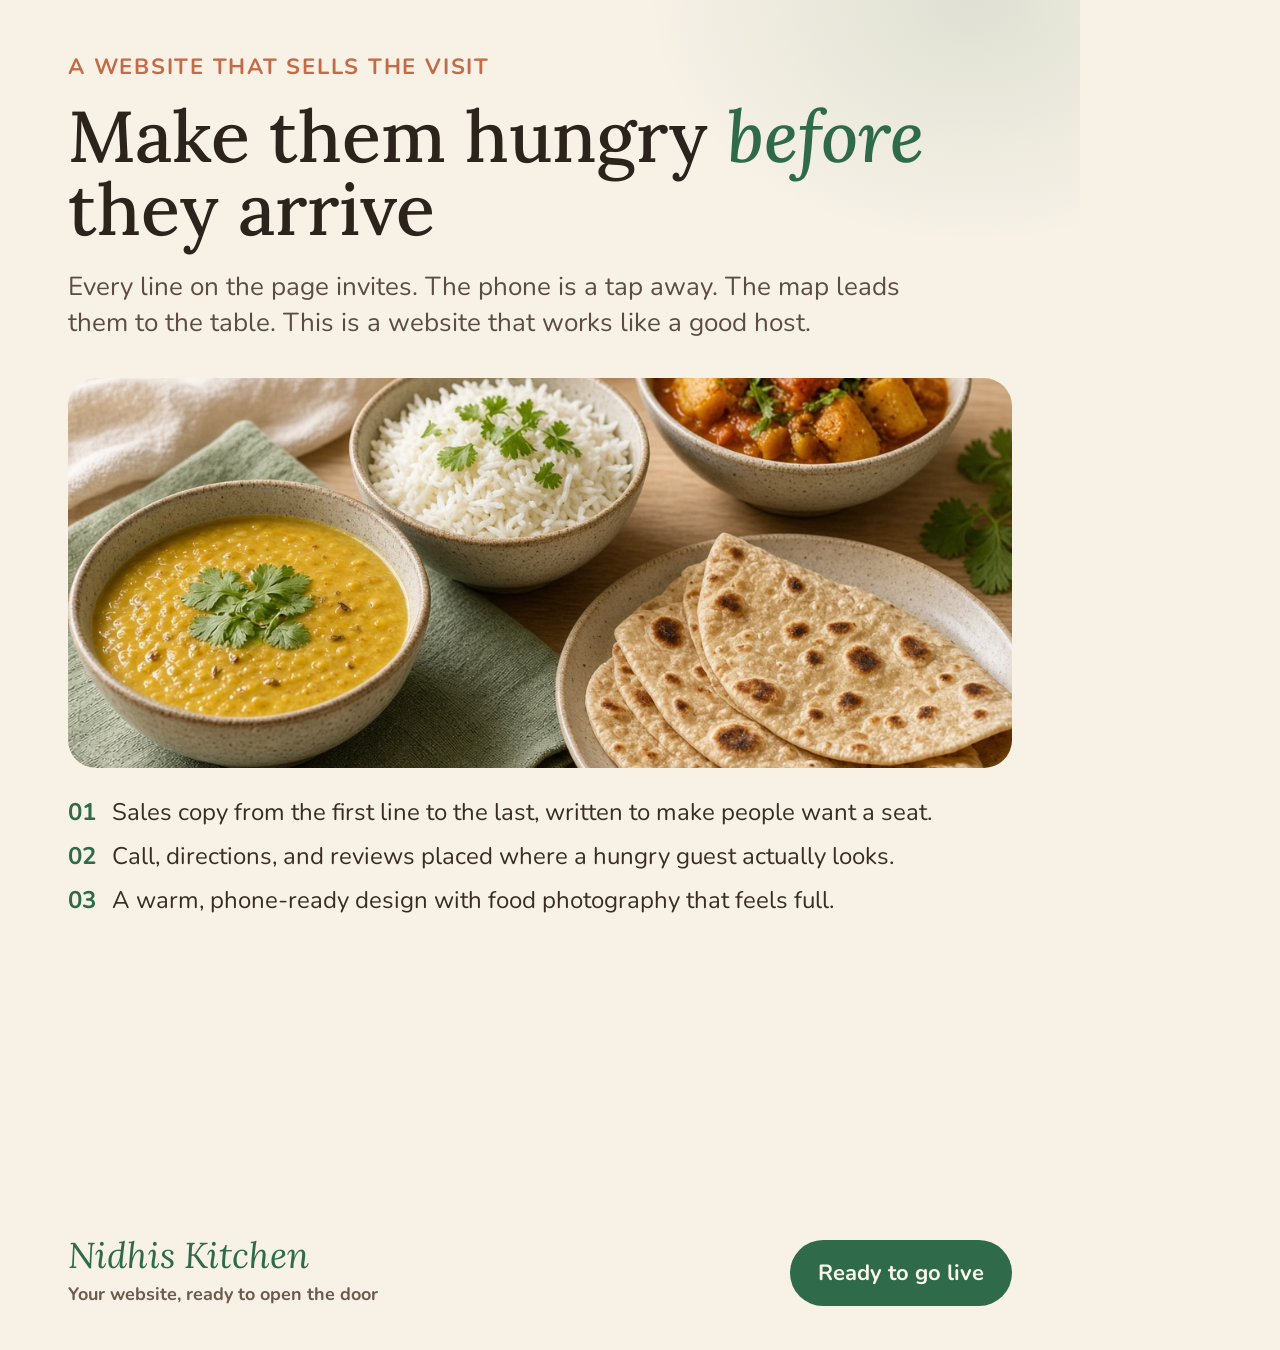
<file: advertisement.html>
<!doctype html>
<html lang="en">
  <head>
    <meta charset="UTF-8" />
    <title>Nidhis Kitchen website advertisement</title>
    <link rel="preconnect" href="https://fonts.googleapis.com" />
    <link rel="preconnect" href="https://fonts.gstatic.com" crossorigin />
    <link
      href="https://fonts.googleapis.com/css2?family=Lora:ital,wght@0,500;0,600;1,500&family=Nunito:wght@500;700&display=swap"
      rel="stylesheet"
    />
    <style>
      * { box-sizing: border-box; margin: 0; padding: 0; }
      html, body { width: 1080px; height: 1350px; overflow: hidden; }
      body {
        font-family: Nunito, "Segoe UI", sans-serif;
        color: #2c241c;
        background: #f7f1e6;
      }
      .poster {
        width: 1080px;
        height: 1350px;
        padding: 52px 68px 44px;
        display: flex;
        flex-direction: column;
        background:
          radial-gradient(ellipse 50% 30% at 90% 0%, rgba(47, 106, 74, 0.12), transparent 60%),
          #f7f1e6;
      }
      .kicker {
        color: #c46a45;
        font-weight: 700;
        font-size: 22px;
        letter-spacing: 0.08em;
        text-transform: uppercase;
      }
      h1 {
        font-family: Lora, Georgia, serif;
        font-weight: 500;
        font-size: 72px;
        line-height: 1.02;
        margin-top: 18px;
        max-width: 920px;
      }
      h1 em {
        font-style: italic;
        color: #2f6a4a;
      }
      .lead {
        margin-top: 22px;
        font-size: 26px;
        line-height: 1.4;
        color: #5c4d40;
        max-width: 860px;
      }
      .photo {
        margin-top: 36px;
        width: 100%;
        height: 390px;
        object-fit: cover;
        border-radius: 28px;
      }
      ul {
        list-style: none;
        margin-top: 28px;
        display: grid;
        gap: 12px;
      }
      li {
        display: flex;
        gap: 16px;
        align-items: flex-start;
        font-size: 24px;
        line-height: 1.35;
        color: #3a2e24;
      }
      li span {
        color: #2f6a4a;
        font-weight: 700;
      }
      .foot {
        margin-top: auto;
        display: flex;
        justify-content: space-between;
        align-items: flex-end;
        padding-top: 28px;
      }
      .brand {
        font-family: Lora, Georgia, serif;
        font-style: italic;
        font-size: 36px;
        color: #2f6a4a;
      }
      .brand small {
        display: block;
        font-family: Nunito, sans-serif;
        font-style: normal;
        font-weight: 700;
        font-size: 18px;
        color: #6d5b4b;
        margin-top: 4px;
      }
      .pill {
        background: #2f6a4a;
        color: #fbf6ee;
        border-radius: 999px;
        padding: 18px 28px;
        font-weight: 700;
        font-size: 22px;
      }
    </style>
  </head>
  <body>
    <article class="poster">
      <p class="kicker">A website that sells the visit</p>
      <h1>Make them hungry <em>before</em> they arrive</h1>
      <p class="lead">
        Every line on the page invites. The phone is a tap away. The map leads them to the table. This is a website that works like a good host.
      </p>
      <img class="photo" src="images/meal.jpg" alt="A warm homestyle meal" />
      <ul>
        <li><span>01</span> Sales copy from the first line to the last, written to make people want a seat.</li>
        <li><span>02</span> Call, directions, and reviews placed where a hungry guest actually looks.</li>
        <li><span>03</span> A warm, phone-ready design with food photography that feels full.</li>
      </ul>
      <div class="foot">
        <p class="brand">Nidhis Kitchen<small>Your website, ready to open the door</small></p>
        <p class="pill">Ready to go live</p>
      </div>
    </article>
  </body>
</html>
</file>
